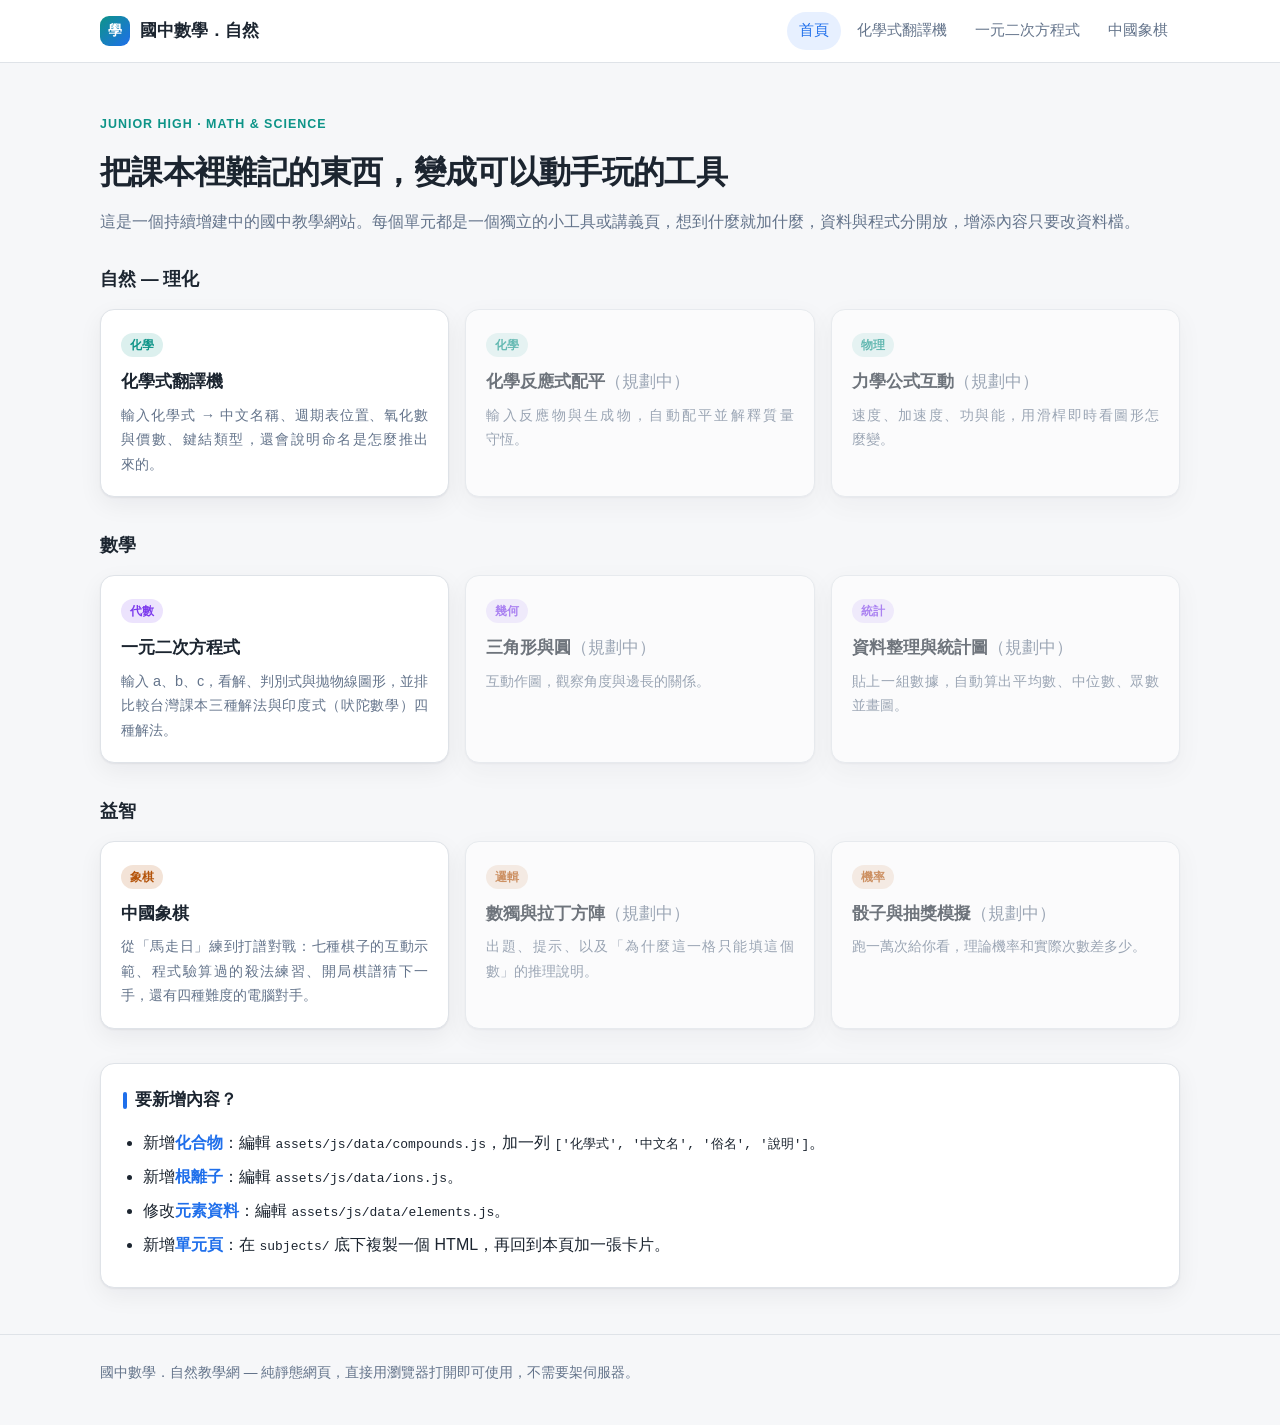
<file: index.html>
<!doctype html>
<html lang="zh-Hant">
<head>
<meta charset="utf-8">
<meta name="viewport" content="width=device-width, initial-scale=1">
<title>國中數學．自然教學網</title>
<link rel="stylesheet" href="assets/css/app.css?v=20260917">
</head>
<body>

<header class="site-header">
  <div class="wrap">
    <a class="brand" href="index.html"><span class="logo">學</span>國中數學．自然</a>
    <nav class="nav">
      <a href="index.html" class="active">首頁</a>
      <a href="subjects/chemistry/formula.html">化學式翻譯機</a>
      <a href="subjects/math/quadratic.html">一元二次方程式</a>
      <a href="subjects/games/xiangqi.html">中國象棋</a>
    </nav>
  </div>
</header>

<main class="wrap">

  <section class="hero">
    <div class="eyebrow">JUNIOR HIGH · MATH &amp; SCIENCE</div>
    <h1>把課本裡難記的東西，變成可以動手玩的工具</h1>
    <p>這是一個持續增建中的國中教學網站。每個單元都是一個獨立的小工具或講義頁，想到什麼就加什麼，資料與程式分開放，增添內容只要改資料檔。</p>
  </section>

  <section>
    <h2 style="font-size:1.1rem;margin:0 0 14px">自然 — 理化</h2>
    <div class="grid grid-3">

      <a class="unit" href="subjects/chemistry/formula.html">
        <span class="tag tag-sci">化學</span>
        <h3>化學式翻譯機</h3>
        <p>輸入化學式 → 中文名稱、週期表位置、氧化數與價數、鍵結類型，還會說明命名是怎麼推出來的。</p>
      </a>

      <div class="unit soon">
        <span class="tag tag-sci">化學</span>
        <h3>化學反應式配平<span style="color:var(--muted);font-weight:400">（規劃中）</span></h3>
        <p>輸入反應物與生成物，自動配平並解釋質量守恆。</p>
      </div>

      <div class="unit soon">
        <span class="tag tag-sci">物理</span>
        <h3>力學公式互動<span style="color:var(--muted);font-weight:400">（規劃中）</span></h3>
        <p>速度、加速度、功與能，用滑桿即時看圖形怎麼變。</p>
      </div>

    </div>
  </section>

  <section style="margin-top:34px">
    <h2 style="font-size:1.1rem;margin:0 0 14px">數學</h2>
    <div class="grid grid-3">

      <a class="unit" href="subjects/math/quadratic.html">
        <span class="tag tag-math">代數</span>
        <h3>一元二次方程式</h3>
        <p>輸入 a、b、c，看解、判別式與拋物線圖形，並排比較台灣課本三種解法與印度式（吠陀數學）四種解法。</p>
      </a>

      <div class="unit soon">
        <span class="tag tag-math">幾何</span>
        <h3>三角形與圓<span style="color:var(--muted);font-weight:400">（規劃中）</span></h3>
        <p>互動作圖，觀察角度與邊長的關係。</p>
      </div>

      <div class="unit soon">
        <span class="tag tag-math">統計</span>
        <h3>資料整理與統計圖<span style="color:var(--muted);font-weight:400">（規劃中）</span></h3>
        <p>貼上一組數據，自動算出平均數、中位數、眾數並畫圖。</p>
      </div>

    </div>
  </section>

  <section style="margin-top:34px">
    <h2 style="font-size:1.1rem;margin:0 0 14px">益智</h2>
    <div class="grid grid-3">

      <a class="unit" href="subjects/games/xiangqi.html">
        <span class="tag tag-game">象棋</span>
        <h3>中國象棋</h3>
        <p>從「馬走日」練到打譜對戰：七種棋子的互動示範、程式驗算過的殺法練習、開局棋譜猜下一手，還有四種難度的電腦對手。</p>
      </a>

      <div class="unit soon">
        <span class="tag tag-game">邏輯</span>
        <h3>數獨與拉丁方陣<span style="color:var(--muted);font-weight:400">（規劃中）</span></h3>
        <p>出題、提示、以及「為什麼這一格只能填這個數」的推理說明。</p>
      </div>

      <div class="unit soon">
        <span class="tag tag-game">機率</span>
        <h3>骰子與抽獎模擬<span style="color:var(--muted);font-weight:400">（規劃中）</span></h3>
        <p>跑一萬次給你看，理論機率和實際次數差多少。</p>
      </div>

    </div>
  </section>

  <section class="card" style="margin-top:34px">
    <h2>要新增內容？</h2>
    <ul class="explain">
      <li>新增<strong>化合物</strong>：編輯 <code>assets/js/data/compounds.js</code>，加一列 <code>['化學式', '中文名', '俗名', '說明']</code>。</li>
      <li>新增<strong>根離子</strong>：編輯 <code>assets/js/data/ions.js</code>。</li>
      <li>修改<strong>元素資料</strong>：編輯 <code>assets/js/data/elements.js</code>。</li>
      <li>新增<strong>單元頁</strong>：在 <code>subjects/</code> 底下複製一個 HTML，再回到本頁加一張卡片。</li>
    </ul>
  </section>

</main>

<footer class="site-footer">
  <div class="wrap">國中數學．自然教學網 — 純靜態網頁，直接用瀏覽器打開即可使用，不需要架伺服器。</div>
</footer>

</body>
</html>
</file>
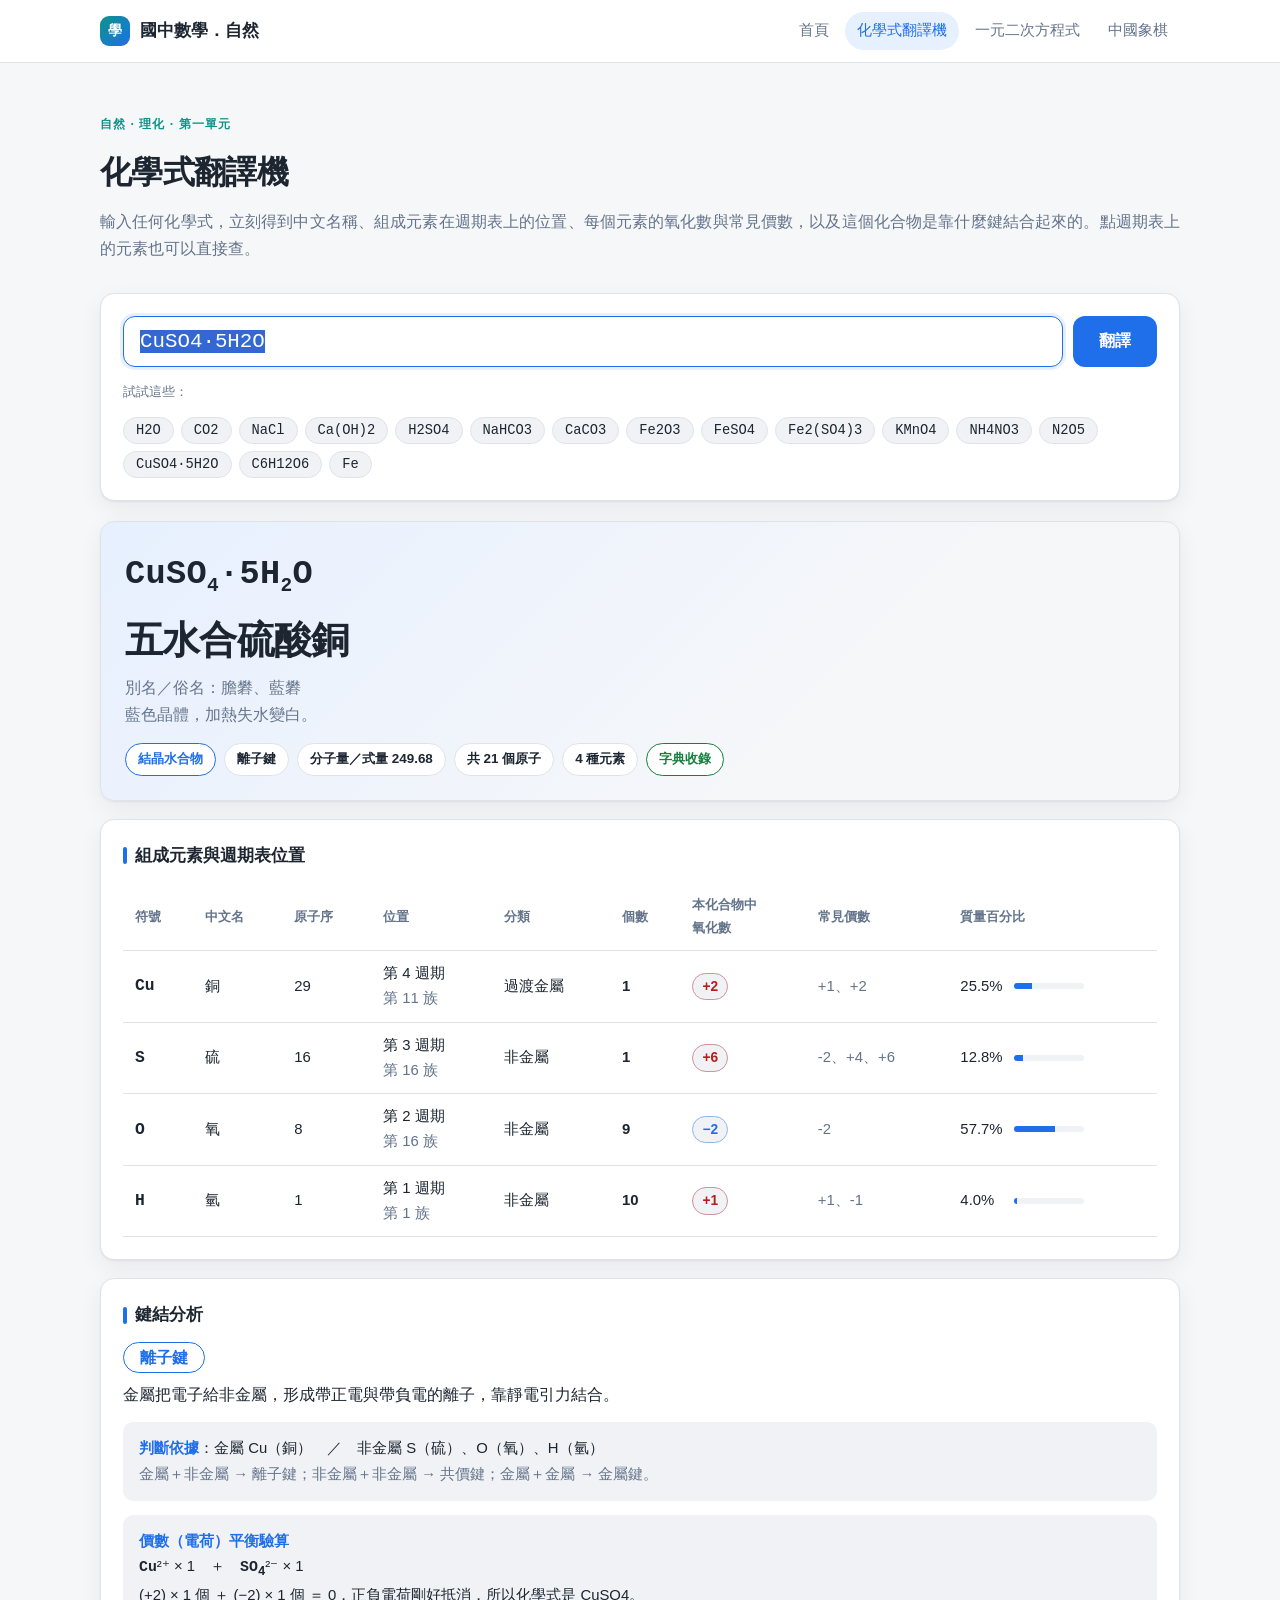
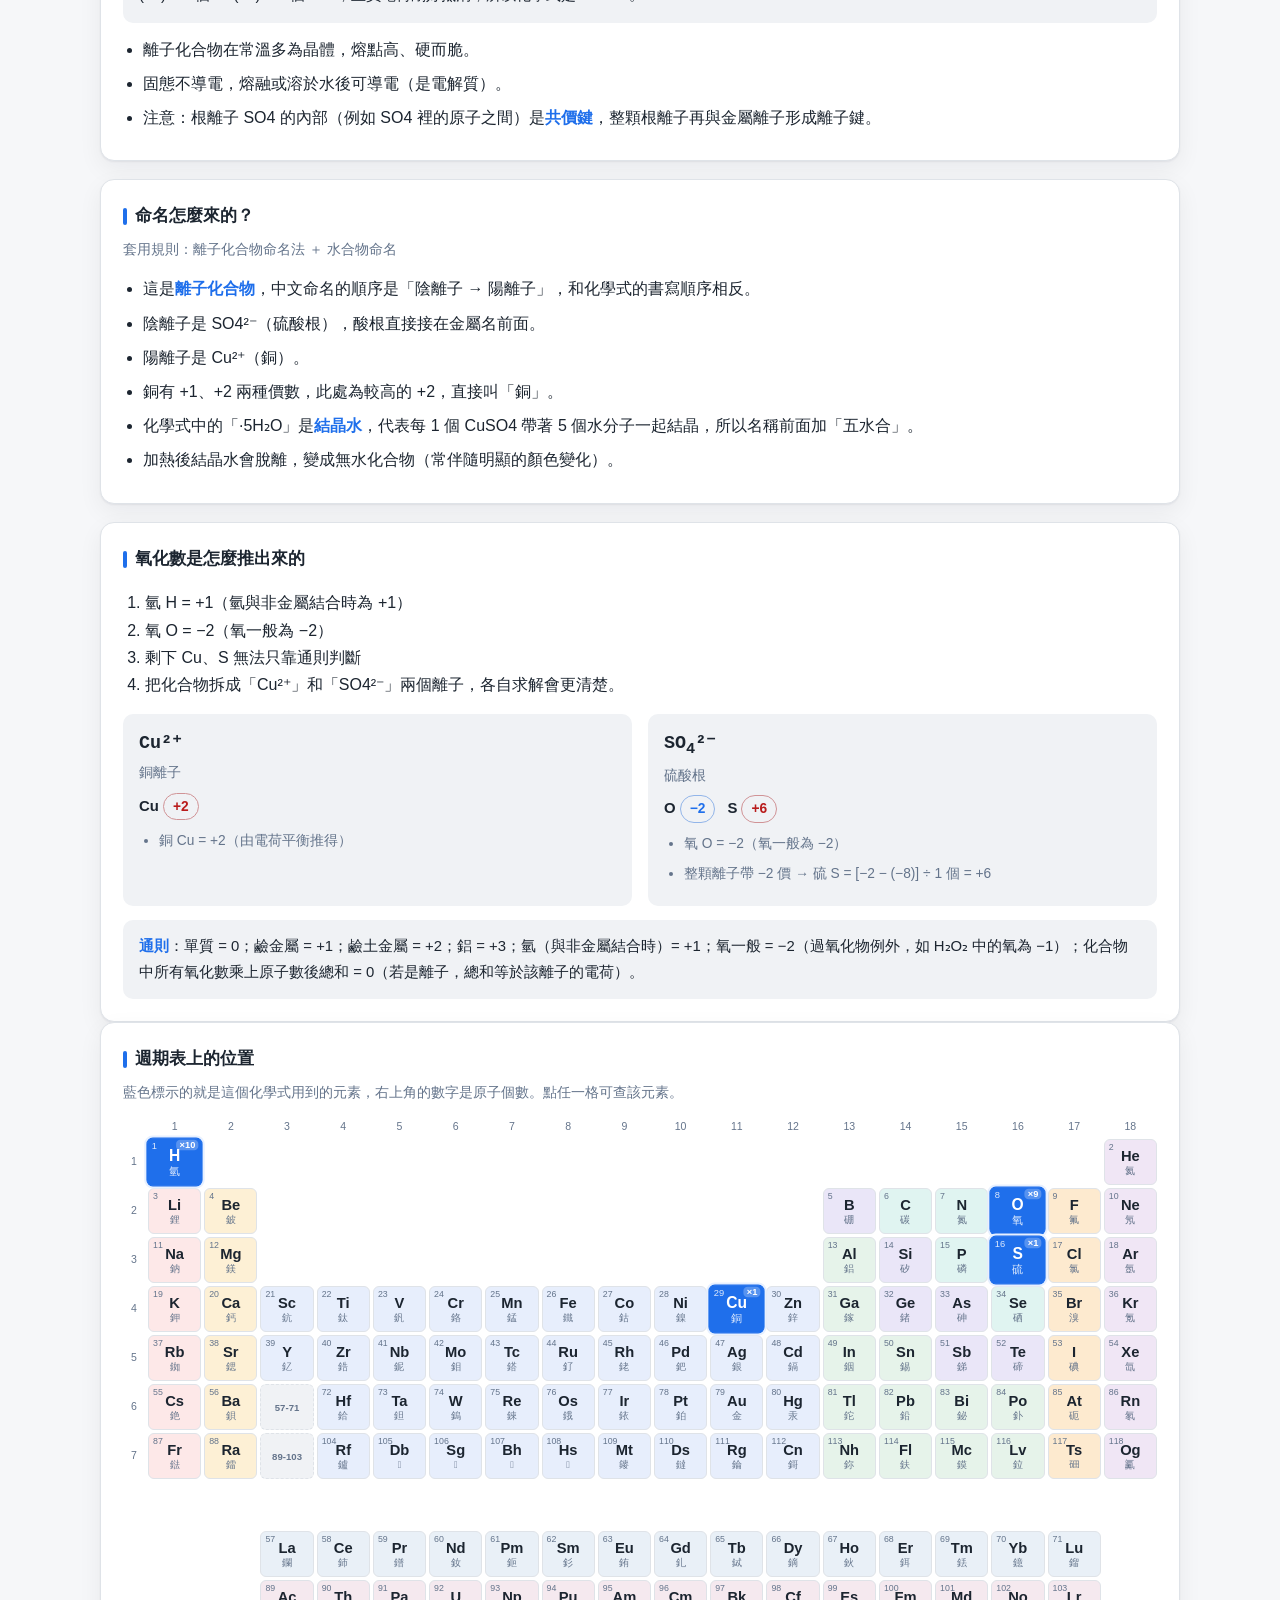
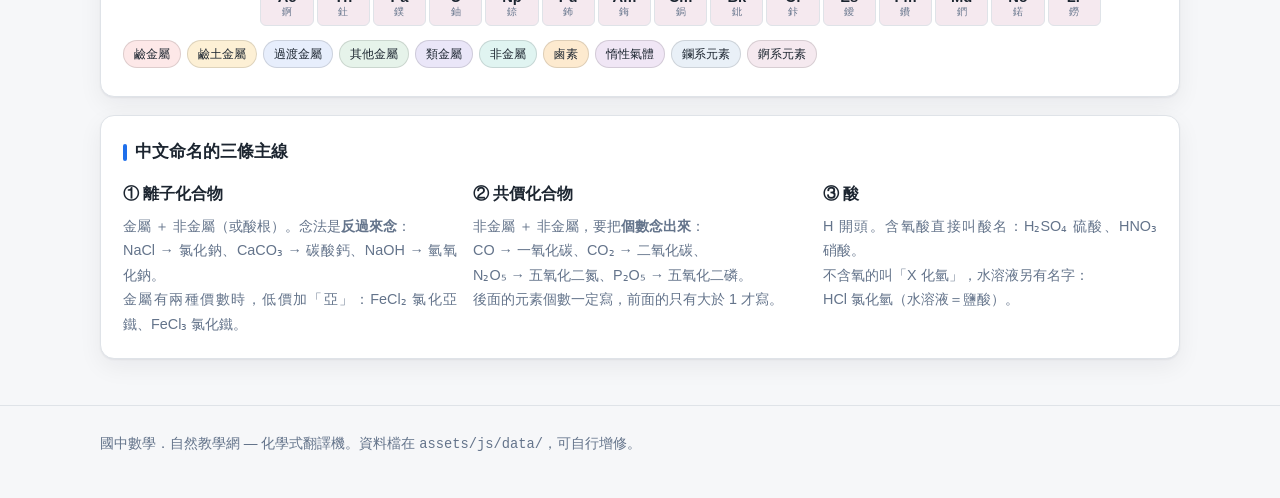
<file: subjects/chemistry/formula.html>
<!doctype html>
<html lang="zh-Hant">
<head>
<meta charset="utf-8">
<meta name="viewport" content="width=device-width, initial-scale=1">
<title>化學式翻譯機 — 國中數學．自然教學網</title>
<link rel="stylesheet" href="../../assets/css/app.css?v=20260917">
</head>
<body>

<header class="site-header">
  <div class="wrap">
    <a class="brand" href="../../index.html"><span class="logo">學</span>國中數學．自然</a>
    <nav class="nav">
      <a href="../../index.html">首頁</a>
      <a href="formula.html" class="active">化學式翻譯機</a>
      <a href="../math/quadratic.html">一元二次方程式</a>
      <a href="../games/xiangqi.html">中國象棋</a>
    </nav>
  </div>
</header>

<main class="wrap">

  <section class="hero">
    <div class="eyebrow">自然 · 理化 · 第一單元</div>
    <h1>化學式翻譯機</h1>
    <p>輸入任何化學式，立刻得到中文名稱、組成元素在週期表上的位置、每個元素的氧化數與常見價數，以及這個化合物是靠什麼鍵結合起來的。點週期表上的元素也可以直接查。</p>
  </section>

  <section class="card">
    <div class="search-row">
      <input id="formula-input" type="text" placeholder="例如：H2SO4、Ca(OH)2、Fe2(SO4)3、CuSO4·5H2O"
             autocomplete="off" spellcheck="false" inputmode="text">
      <button id="search-btn" class="btn">翻譯</button>
    </div>
    <div class="chips-label">試試這些：</div>
    <div class="chips">
      <button class="chip" data-f="H2O">H2O</button>
      <button class="chip" data-f="CO2">CO2</button>
      <button class="chip" data-f="NaCl">NaCl</button>
      <button class="chip" data-f="Ca(OH)2">Ca(OH)2</button>
      <button class="chip" data-f="H2SO4">H2SO4</button>
      <button class="chip" data-f="NaHCO3">NaHCO3</button>
      <button class="chip" data-f="CaCO3">CaCO3</button>
      <button class="chip" data-f="Fe2O3">Fe2O3</button>
      <button class="chip" data-f="FeSO4">FeSO4</button>
      <button class="chip" data-f="Fe2(SO4)3">Fe2(SO4)3</button>
      <button class="chip" data-f="KMnO4">KMnO4</button>
      <button class="chip" data-f="NH4NO3">NH4NO3</button>
      <button class="chip" data-f="N2O5">N2O5</button>
      <button class="chip" data-f="CuSO4·5H2O">CuSO4·5H2O</button>
      <button class="chip" data-f="C6H12O6">C6H12O6</button>
      <button class="chip" data-f="Fe">Fe</button>
    </div>
  </section>

  <div id="result"></div>

  <section class="card">
    <h2>週期表上的位置</h2>
    <div class="card-sub">藍色標示的就是這個化學式用到的元素，右上角的數字是原子個數。點任一格可查該元素。</div>
    <div class="pt-wrap" id="periodic-wrap"></div>
  </section>

  <section class="card">
    <h2>中文命名的三條主線</h2>
    <div class="grid grid-3">
      <div>
        <h3 style="font-size:.98rem;margin:0 0 6px">① 離子化合物</h3>
        <p style="margin:0;color:var(--muted);font-size:.9rem">
          金屬 ＋ 非金屬（或酸根）。念法是<strong>反過來念</strong>：<br>
          NaCl → 氯化鈉、CaCO₃ → 碳酸鈣、NaOH → 氫氧化鈉。<br>
          金屬有兩種價數時，低價加「亞」：FeCl₂ 氯化亞鐵、FeCl₃ 氯化鐵。
        </p>
      </div>
      <div>
        <h3 style="font-size:.98rem;margin:0 0 6px">② 共價化合物</h3>
        <p style="margin:0;color:var(--muted);font-size:.9rem">
          非金屬 ＋ 非金屬，要把<strong>個數念出來</strong>：<br>
          CO → 一氧化碳、CO₂ → 二氧化碳、<br>
          N₂O₅ → 五氧化二氮、P₂O₅ → 五氧化二磷。<br>
          後面的元素個數一定寫，前面的只有大於 1 才寫。
        </p>
      </div>
      <div>
        <h3 style="font-size:.98rem;margin:0 0 6px">③ 酸</h3>
        <p style="margin:0;color:var(--muted);font-size:.9rem">
          H 開頭。含氧酸直接叫酸名：H₂SO₄ 硫酸、HNO₃ 硝酸。<br>
          不含氧的叫「X 化氫」，水溶液另有名字：<br>
          HCl 氯化氫（水溶液＝鹽酸）。
        </p>
      </div>
    </div>
  </section>

</main>

<footer class="site-footer">
  <div class="wrap">國中數學．自然教學網 — 化學式翻譯機。資料檔在 <code>assets/js/data/</code>，可自行增修。</div>
</footer>

<script src="../../assets/js/data/elements.js?v=20260917"></script>
<script src="../../assets/js/data/ions.js?v=20260917"></script>
<script src="../../assets/js/data/compounds.js?v=20260917"></script>
<script src="../../assets/js/chem/parser.js?v=20260917"></script>
<script src="../../assets/js/chem/namer.js?v=20260917"></script>
<script src="../../assets/js/ui/periodic.js?v=20260917"></script>
<script src="../../assets/js/pages/formula.js?v=20260917"></script>
</body>
</html>
</file>
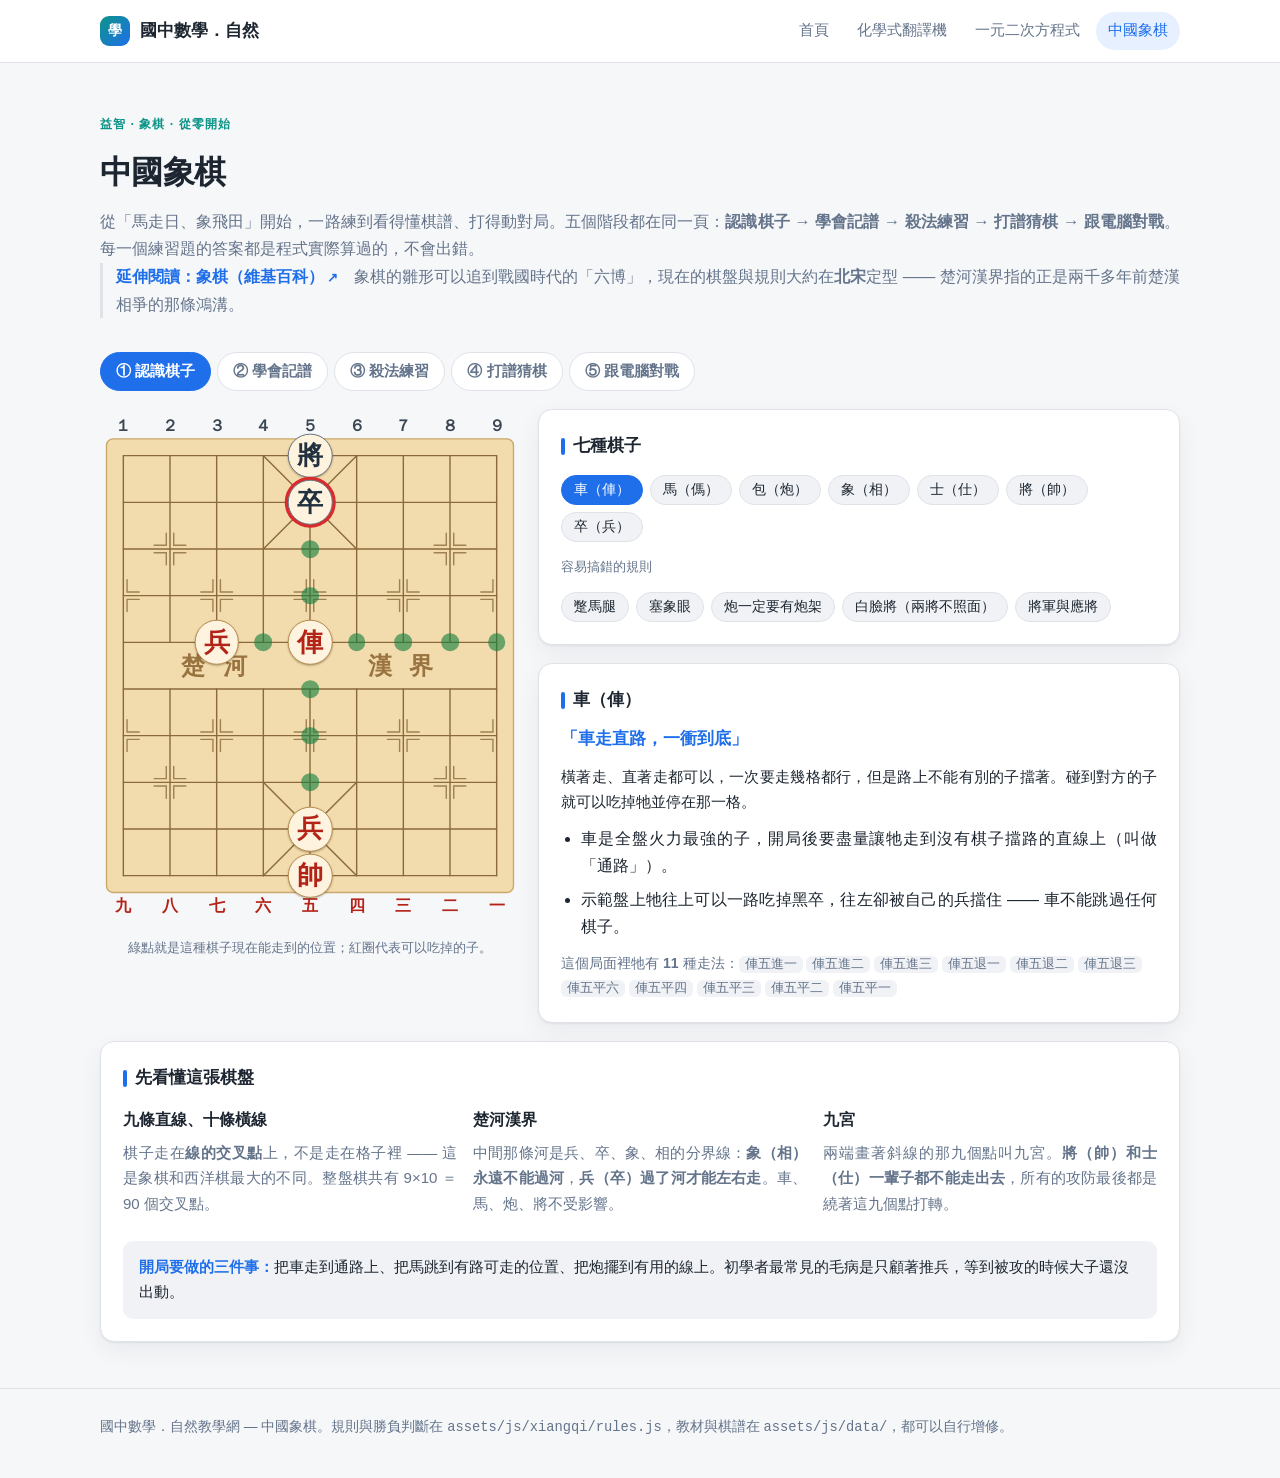
<file: subjects/games/xiangqi.html>
<!doctype html>
<html lang="zh-Hant">
<head>
<meta charset="utf-8">
<meta name="viewport" content="width=device-width, initial-scale=1">
<title>中國象棋 — 國中數學．自然教學網</title>
<link rel="stylesheet" href="../../assets/css/app.css?v=20260917">
</head>
<body>

<header class="site-header">
  <div class="wrap">
    <a class="brand" href="../../index.html"><span class="logo">學</span>國中數學．自然</a>
    <nav class="nav">
      <a href="../../index.html">首頁</a>
      <a href="../chemistry/formula.html">化學式翻譯機</a>
      <a href="../math/quadratic.html">一元二次方程式</a>
      <a href="xiangqi.html" class="active">中國象棋</a>
    </nav>
  </div>
</header>

<main class="wrap">

  <section class="hero">
    <div class="eyebrow">益智 · 象棋 · 從零開始</div>
    <h1>中國象棋</h1>
    <p>從「馬走日、象飛田」開始，一路練到看得懂棋譜、打得動對局。五個階段都在同一頁：<strong>認識棋子 → 學會記譜 → 殺法練習 → 打譜猜棋 → 跟電腦對戰</strong>。每一個練習題的答案都是程式實際算過的，不會出錯。</p>
    <p class="hero-link"><a href="https://zh.wikipedia.org/zh-tw/%E8%B1%A1%E6%A3%8B" target="_blank" rel="noopener noreferrer">延伸閱讀：象棋（維基百科）<span class="ext">↗</span></a>　象棋的雛形可以追到戰國時代的「六博」，現在的棋盤與規則大約在<strong>北宋</strong>定型 —— 楚河漢界指的正是兩千多年前楚漢相爭的那條鴻溝。</p>
  </section>

  <nav class="tabs" id="tabs">
    <button class="tab is-on" data-tab="learn">① 認識棋子</button>
    <button class="tab" data-tab="notation">② 學會記譜</button>
    <button class="tab" data-tab="drill">③ 殺法練習</button>
    <button class="tab" data-tab="replay">④ 打譜猜棋</button>
    <button class="tab" data-tab="play">⑤ 跟電腦對戰</button>
  </nav>

  <!-- ① 認識棋子 -->
  <section class="panel is-on" id="panel-learn">
    <div class="xq-split">
      <div>
        <div class="xq-mount" id="learn-board"></div>
        <p class="xq-cap">綠點就是這種棋子現在能走到的位置；紅圈代表可以吃掉的子。</p>
      </div>
      <div>
        <div class="card">
          <h2>七種棋子</h2>
          <div class="chips" id="learn-pieces"></div>
          <div class="chips-label" style="margin-top:14px">容易搞錯的規則</div>
          <div class="chips" id="learn-rules"></div>
        </div>
        <div class="card" id="learn-info"></div>
      </div>
    </div>

    <section class="card" style="margin-top:18px">
      <h2>先看懂這張棋盤</h2>
      <div class="grid grid-3">
        <div>
          <h3 class="xq-h3">九條直線、十條橫線</h3>
          <p class="xq-p">棋子走在<strong>線的交叉點</strong>上，不是走在格子裡 —— 這是象棋和西洋棋最大的不同。整盤棋共有 9×10 ＝ 90 個交叉點。</p>
        </div>
        <div>
          <h3 class="xq-h3">楚河漢界</h3>
          <p class="xq-p">中間那條河是兵、卒、象、相的分界線：<strong>象（相）永遠不能過河</strong>，<strong>兵（卒）過了河才能左右走</strong>。車、馬、炮、將不受影響。</p>
        </div>
        <div>
          <h3 class="xq-h3">九宮</h3>
          <p class="xq-p">兩端畫著斜線的那九個點叫九宮。<strong>將（帥）和士（仕）一輩子都不能走出去</strong>，所有的攻防最後都是繞著這九個點打轉。</p>
        </div>
      </div>
      <div class="callout">
        <span class="k">開局要做的三件事：</span>把車走到通路上、把馬跳到有路可走的位置、把炮擺到有用的線上。初學者最常見的毛病是只顧著推兵，等到被攻的時候大子還沒出動。
      </div>
    </section>
  </section>

  <!-- ② 學會記譜 -->
  <section class="panel" id="panel-notation">
    <div class="xq-split">
      <div>
        <div class="xq-mount" id="nota-board"></div>
        <p class="xq-cap">這是一盤自由擺弄的棋，紅黑都可以走。每走一步，右邊就會寫出牠的記譜。</p>
      </div>
      <div>
        <div class="card">
          <h2>四個字看懂一步棋</h2>
          <div class="xq-formula">
            <span class="f1">炮</span><span class="f2">二</span><span class="f3">平</span><span class="f4">五</span>
          </div>
          <ul class="explain xq-formula-key">
            <li><b class="f1">第一個字</b>　哪一個棋子（炮、馬、車…）。</li>
            <li><b class="f2">第二個字</b>　牠現在在第幾條<strong>直線</strong>上。紅方用<strong>國字一～九</strong>、黑方用<strong>阿拉伯數字１～９</strong>，而且都是<strong>從自己的右邊數過來</strong>，所以兩邊的數字方向剛好相反。</li>
            <li><b class="f3">第三個字</b>　往哪走：<strong>進</strong>（走向對方）、<strong>退</strong>（走回自己）、<strong>平</strong>（左右移動）。</li>
            <li><b class="f4">第四個字</b>　平是<strong>移到第幾條線</strong>；進退則看棋子種類 —— 車炮兵將直線走，寫<strong>走幾步</strong>；馬相士斜著走，寫<strong>走到第幾條線</strong>。</li>
          </ul>
          <div class="callout">
            <span class="k">同一條線上有兩個一樣的子？</span>那就不寫直線編號，改寫「前」「後」，例如 <strong>前馬進七</strong>。棋盤上下方的數字列就是在提醒你這兩套編號。
          </div>
        </div>
        <div class="card">
          <h2>考考你</h2>
          <div class="xq-quiz">
            <div class="xq-quiz-q">請在棋盤上走出：<b id="quiz-target">—</b></div>
            <div class="xq-quiz-msg" id="quiz-msg">按「出題」開始。</div>
            <div class="xq-btns">
              <button class="btn btn-sm" id="quiz-new">出題</button>
              <button class="btn btn-sm btn-ghost" id="quiz-show">告訴我答案</button>
              <button class="btn btn-sm btn-ghost" id="nota-reset">重排棋子</button>
            </div>
          </div>
          <div class="xq-movelist" id="nota-moves"></div>
        </div>
      </div>
    </div>
  </section>

  <!-- ③ 殺法練習 -->
  <section class="panel" id="panel-drill">
    <div class="card">
      <h2>選一題</h2>
      <div class="chips" id="drill-list"></div>
    </div>
    <div class="xq-split" style="margin-top:18px">
      <div>
        <div class="xq-mount" id="drill-board"></div>
        <p class="xq-cap">紅方（下方）是你。點一下棋子再點要去的位置就可以走棋。</p>
      </div>
      <div>
        <div class="card" id="drill-info"></div>
        <div class="card">
          <div class="xq-status" id="drill-status">選一題開始。</div>
          <div class="xq-btns">
            <button class="btn btn-sm btn-ghost" id="drill-retry">重做這一題</button>
            <button class="btn btn-sm btn-ghost" id="drill-idea">看提示</button>
            <button class="btn btn-sm btn-ghost" id="drill-answer">看答案</button>
            <button class="btn btn-sm" id="drill-next">下一題</button>
          </div>
          <div class="xq-note" id="drill-note"></div>
        </div>
      </div>
    </div>
  </section>

  <!-- ④ 打譜猜棋 -->
  <section class="panel" id="panel-replay">
    <div class="card">
      <h2>選一份棋譜</h2>
      <div class="chips" id="replay-list"></div>
      <div class="xq-intro" id="replay-intro"></div>
    </div>
    <div class="xq-split" style="margin-top:18px">
      <div>
        <div class="xq-mount" id="replay-board"></div>
        <div class="xq-btns xq-btns-center">
          <button class="btn btn-sm btn-ghost" id="rp-first">⏮</button>
          <button class="btn btn-sm btn-ghost" id="rp-prev">◀ 上一手</button>
          <button class="btn btn-sm" id="rp-next">下一手 ▶</button>
          <button class="btn btn-sm btn-ghost" id="rp-auto">自動</button>
          <button class="btn btn-sm btn-ghost" id="rp-last">⏭</button>
        </div>
        <label class="xq-check"><input type="checkbox" id="rp-guess"> <b>猜下一手</b>：由你在棋盤上走出棋譜裡的那一步，猜對才前進</label>
        <div class="xq-status" id="rp-status"></div>
      </div>
      <div>
        <div class="card">
          <h2>棋譜</h2>
          <div class="xq-movelist xq-movelist-tall" id="rp-moves"></div>
        </div>
        <div class="card">
          <h2>這一手在做什麼</h2>
          <div class="xq-note" id="rp-note">按「下一手」開始。</div>
          <div class="xq-btns">
            <button class="btn btn-sm btn-ghost" id="rp-takeover">從這裡接手，跟電腦下完</button>
          </div>
        </div>
      </div>
    </div>

    <section class="card" style="margin-top:18px">
      <h2>貼上自己的棋譜</h2>
      <div class="card-sub">從書上或網路上抄來的中文記譜都可以，回合編號、括號註解、全形半形數字都會自動處理。讀不通的話會直接告訴你卡在第幾手。</div>
      <textarea id="rp-import" class="xq-textarea" rows="3" spellcheck="false" placeholder="例：1. 炮二平五 馬８進７ 2. 傌二進三 車９平８ 3. 俥一平二 馬２進３"></textarea>
      <div class="xq-btns">
        <button class="btn btn-sm" id="rp-load">讀取這份棋譜</button>
        <span class="xq-note" id="rp-import-msg"></span>
      </div>
    </section>
  </section>

  <!-- ⑤ 跟電腦對戰 -->
  <section class="panel" id="panel-play">
    <div class="card">
      <div class="xq-opts">
        <label>難度
          <select id="pl-level">
            <option value="1">新手 — 會漏看，適合第一次下</option>
            <option value="2" selected>初級 — 會吃你送上門的子</option>
            <option value="3">中級 — 算得到三、四步</option>
            <option value="4">高手 — 想久一點，會設陷阱</option>
          </select>
        </label>
        <label>我執
          <select id="pl-side">
            <option value="r" selected>紅方（先走）</option>
            <option value="b">黑方（後走）</option>
          </select>
        </label>
        <button class="btn btn-sm" id="pl-new">開新局</button>
      </div>
    </div>
    <div class="xq-split" style="margin-top:18px">
      <div>
        <div class="xq-mount" id="play-board"></div>
        <div class="xq-status" id="pl-status">按「開新局」開始。</div>
        <div class="xq-btns xq-btns-center">
          <button class="btn btn-sm btn-ghost" id="pl-undo">悔棋</button>
          <button class="btn btn-sm btn-ghost" id="pl-hint">提示一步</button>
          <button class="btn btn-sm btn-ghost" id="pl-resign">認輸</button>
        </div>
      </div>
      <div>
        <div class="card">
          <h2>吃掉的子</h2>
          <div class="xq-taken" id="pl-taken"></div>
        </div>
        <div class="card">
          <h2>棋譜</h2>
          <div class="xq-movelist xq-movelist-tall" id="pl-moves"></div>
        </div>
      </div>
    </div>

    <section class="card" style="margin-top:18px">
      <h2>初學者最該記住的幾件事</h2>
      <div class="callout">
        <span class="k">這裡的勝負是怎麼判的：</span>將死、困斃（輪到你走卻一步都走不出來，象棋算輸，和西洋棋的「和局」不同）、
        以及連續六十回合沒有吃子判和。比賽規則裡的<strong>長將判負、長捉判負</strong>這一頁沒有實作，
        所以電腦不會用長將來騙和；真正比賽時這兩條是會判輸的。
      </div>
      <ul class="explain">
        <li><strong>開局先出大子</strong>：車、馬、炮擺好位置，比推兵重要得多。車是最強的子，卻也最常被放在原地一整盤。</li>
        <li><strong>子力價值心裡有數</strong>：車 ≈ 2 個馬或炮，馬炮差不多，士象各值一個兵多一點。用馬換車是賺，用車換馬是虧。</li>
        <li><strong>每走一步前先問「他要吃我什麼」</strong>：初學者輸棋，九成是白白送子，不是被算計。</li>
        <li><strong>士象別亂動</strong>：九宮的防守一旦破了，對方的車炮就長驅直入。所謂「缺士怕雙車、缺象怕炮」。</li>
        <li><strong>殘局把兵推過河</strong>：過河兵能左右走，逼近九宮時威力接近一個車。</li>
      </ul>
    </section>
  </section>

</main>

<footer class="site-footer">
  <div class="wrap">國中數學．自然教學網 — 中國象棋。規則與勝負判斷在 <code>assets/js/xiangqi/rules.js</code>，教材與棋譜在 <code>assets/js/data/</code>，都可以自行增修。</div>
</footer>

<script src="../../assets/js/xiangqi/rules.js?v=20260917"></script>
<script src="../../assets/js/xiangqi/notation.js?v=20260917"></script>
<script src="../../assets/js/xiangqi/ai.js?v=20260917"></script>
<script src="../../assets/js/data/xiangqi-lessons.js?v=20260917"></script>
<script src="../../assets/js/data/xiangqi-games.js?v=20260917"></script>
<script src="../../assets/js/ui/xqboard.js?v=20260917"></script>
<script src="../../assets/js/pages/xiangqi.js?v=20260917"></script>
</body>
</html>
</file>
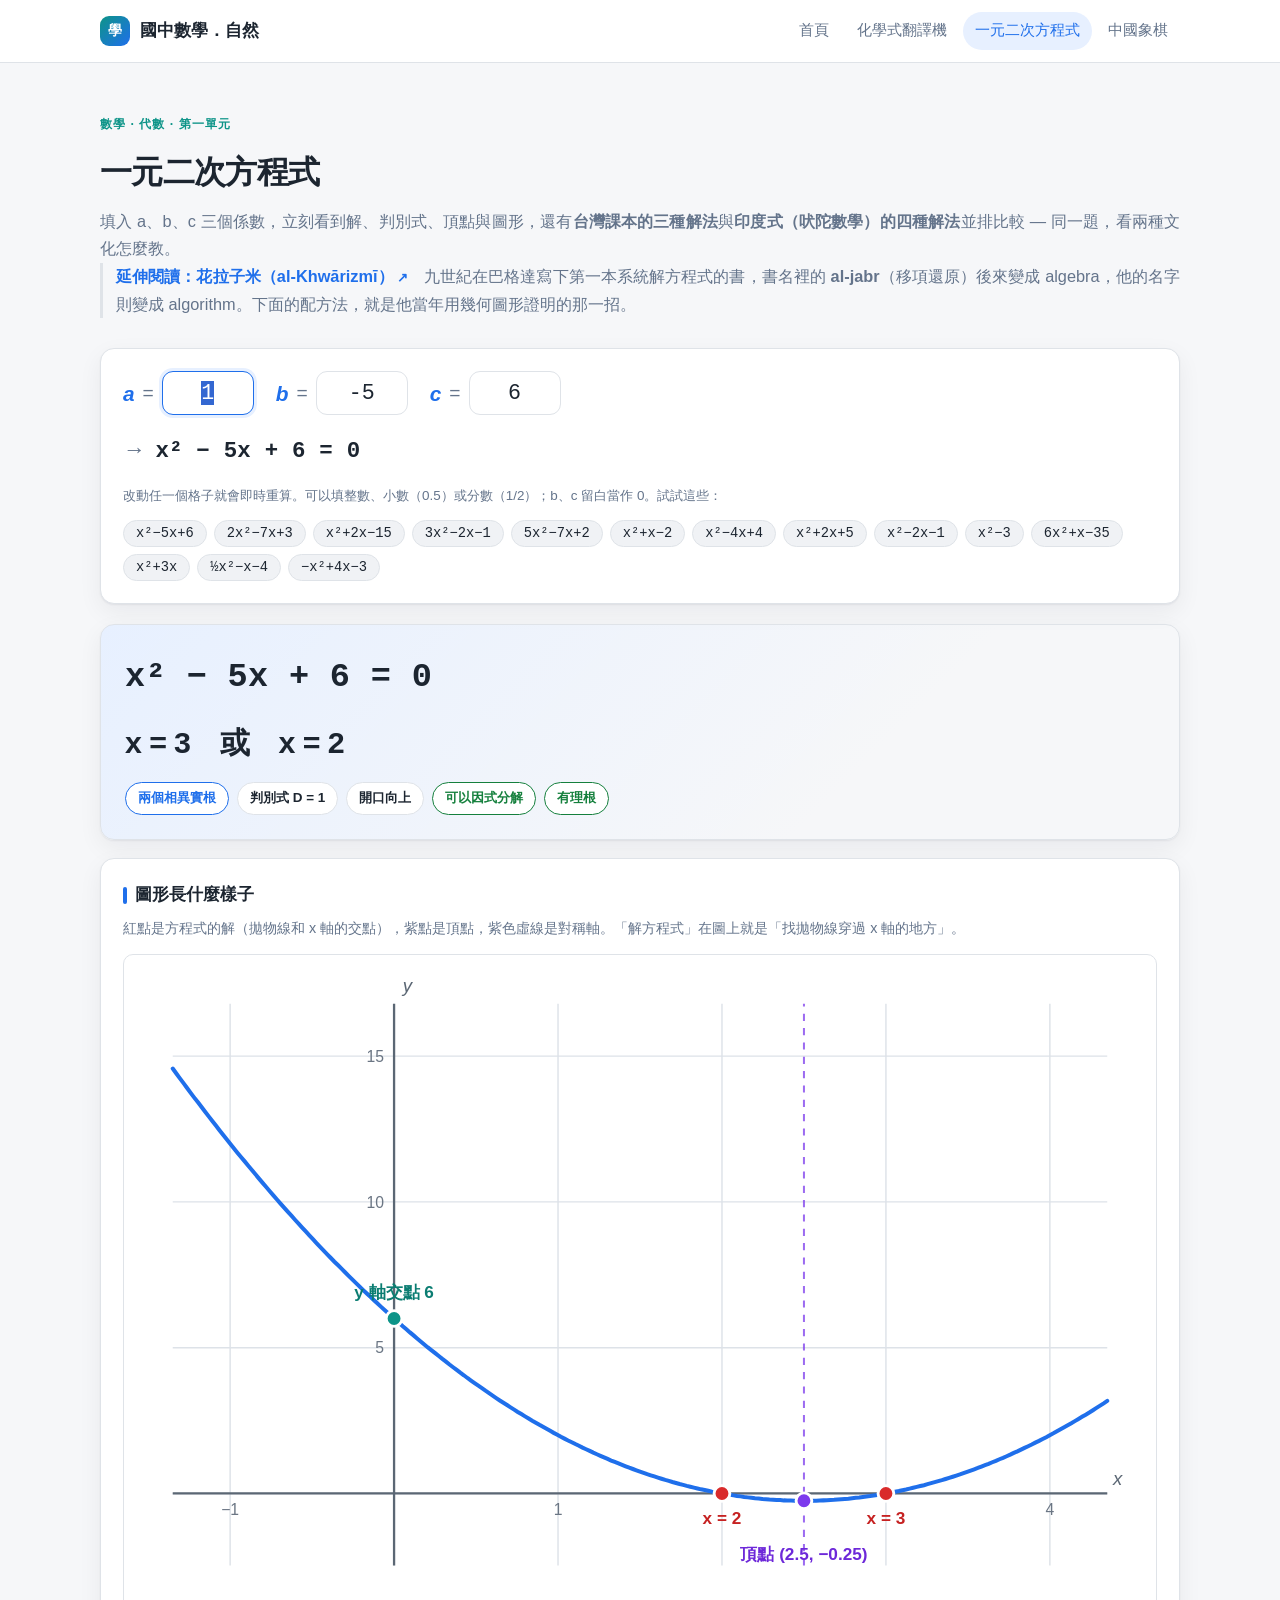
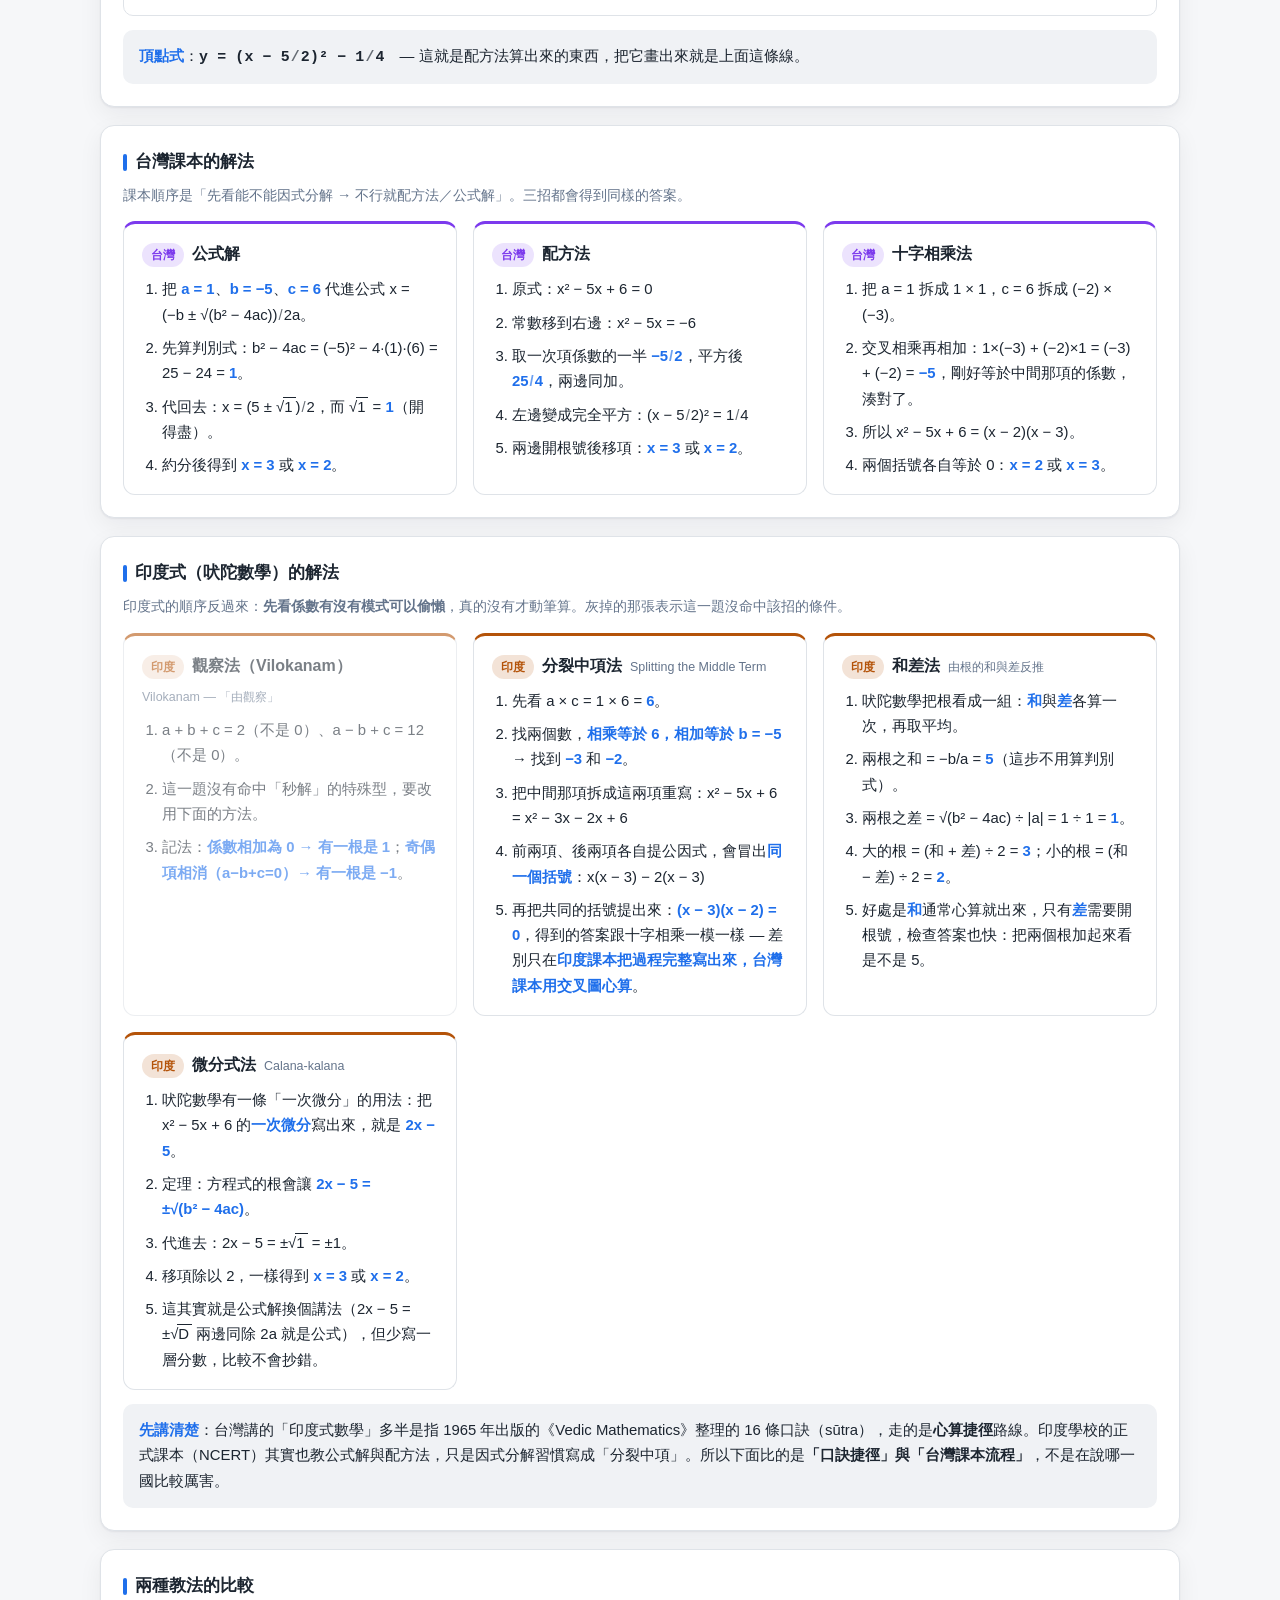
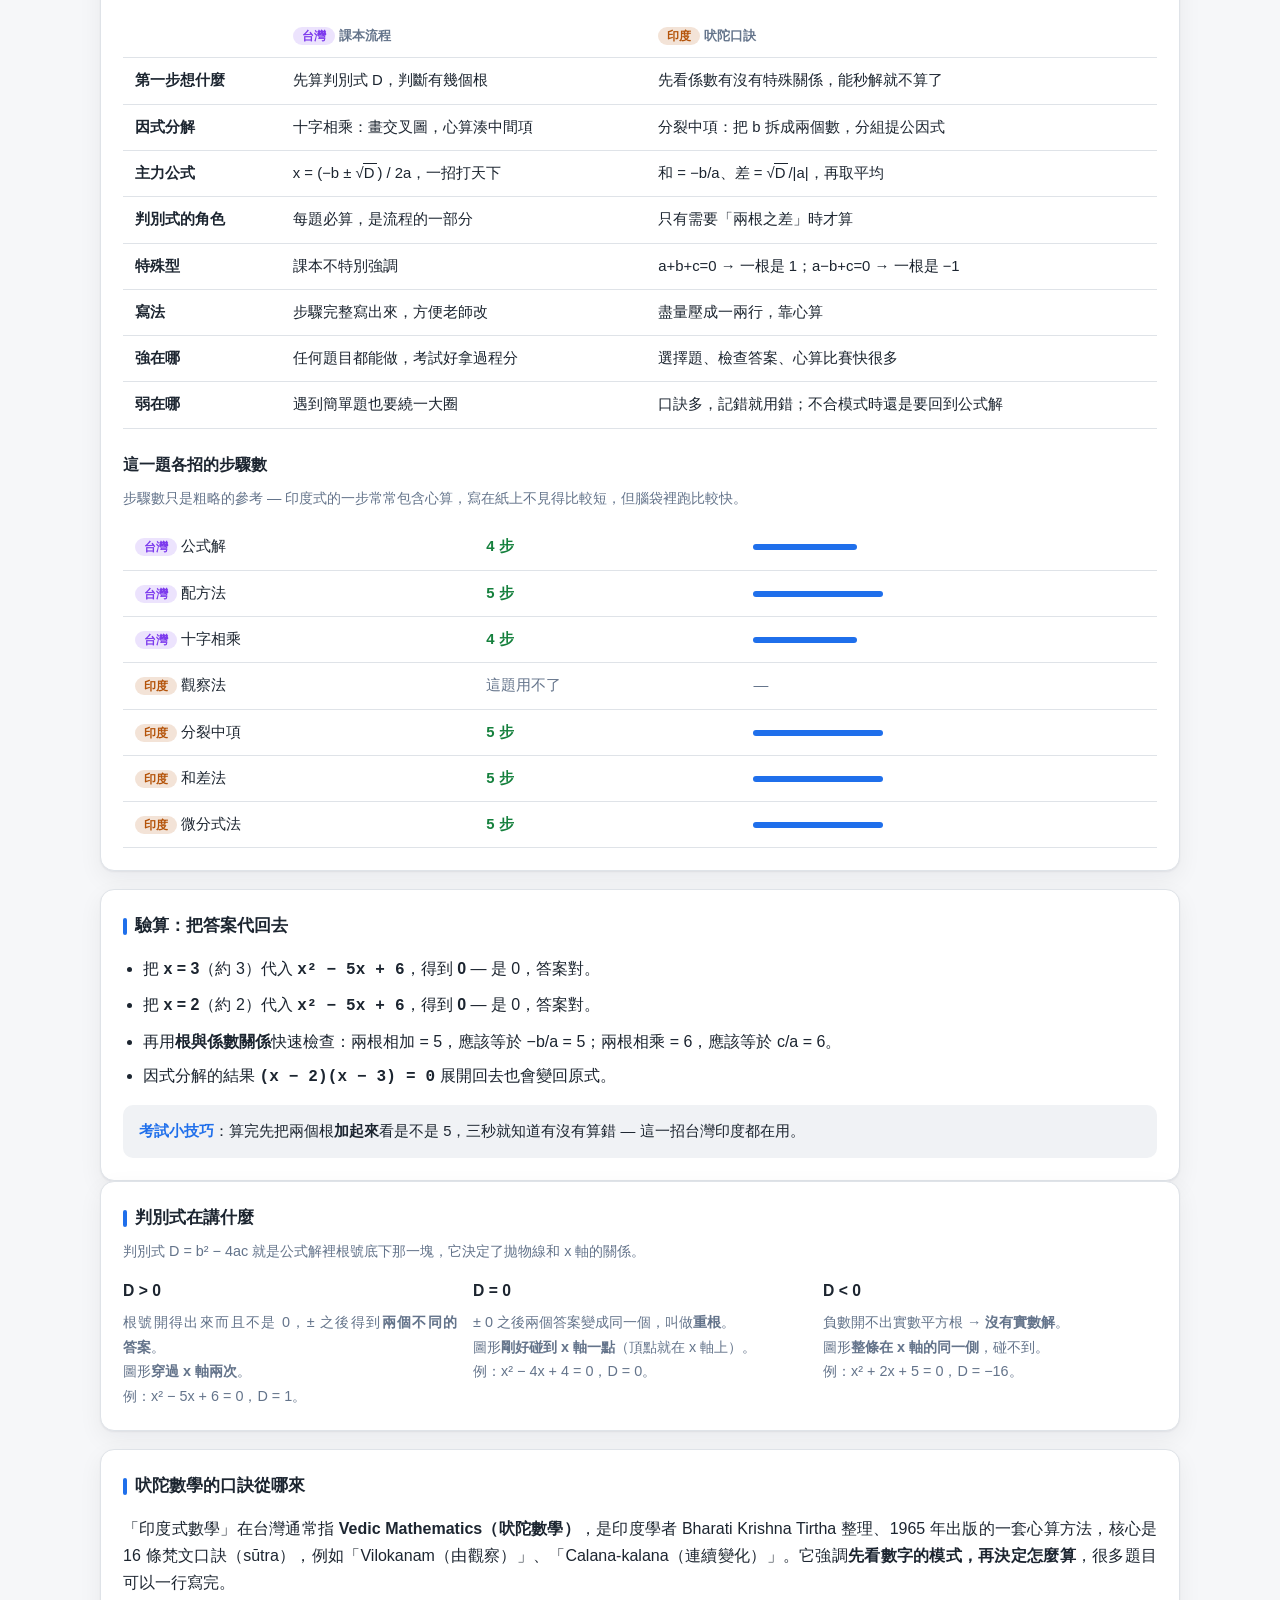
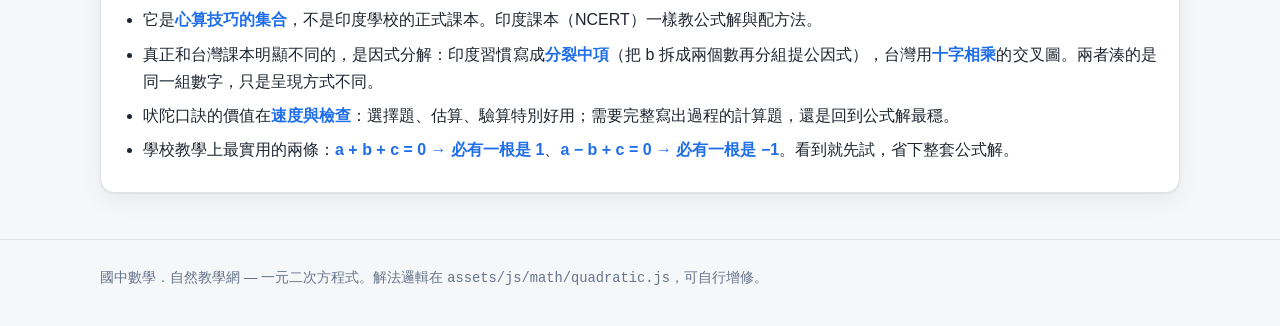
<file: subjects/math/quadratic.html>
<!doctype html>
<html lang="zh-Hant">
<head>
<meta charset="utf-8">
<meta name="viewport" content="width=device-width, initial-scale=1">
<title>一元二次方程式 — 國中數學．自然教學網</title>
<link rel="stylesheet" href="../../assets/css/app.css?v=20260917">
</head>
<body>

<header class="site-header">
  <div class="wrap">
    <a class="brand" href="../../index.html"><span class="logo">學</span>國中數學．自然</a>
    <nav class="nav">
      <a href="../../index.html">首頁</a>
      <a href="../chemistry/formula.html">化學式翻譯機</a>
      <a href="quadratic.html" class="active">一元二次方程式</a>
      <a href="../games/xiangqi.html">中國象棋</a>
    </nav>
  </div>
</header>

<main class="wrap">

  <section class="hero">
    <div class="eyebrow">數學 · 代數 · 第一單元</div>
    <h1>一元二次方程式</h1>
    <p>填入 a、b、c 三個係數，立刻看到解、判別式、頂點與圖形，還有<strong>台灣課本的三種解法</strong>與<strong>印度式（吠陀數學）的四種解法</strong>並排比較 — 同一題，看兩種文化怎麼教。</p>
    <p class="hero-link"><a href="https://zh.wikipedia.org/zh-tw/%E8%8A%B1%E6%8B%89%E5%AD%90%E7%B1%B3" target="_blank" rel="noopener noreferrer">延伸閱讀：花拉子米（al-Khwārizmī）<span class="ext">↗</span></a>　九世紀在巴格達寫下第一本系統解方程式的書，書名裡的 <strong>al-jabr</strong>（移項還原）後來變成 algebra，他的名字則變成 algorithm。下面的配方法，就是他當年用幾何圖形證明的那一招。</p>
  </section>

  <section class="card">
    <div class="coef-row">
      <label class="coef-cell" for="coef-a"><span class="lbl">a</span><span class="eq">=</span><input id="coef-a" type="text" value="1" inputmode="text" autocomplete="off" spellcheck="false"></label>
      <label class="coef-cell" for="coef-b"><span class="lbl">b</span><span class="eq">=</span><input id="coef-b" type="text" value="-5" inputmode="text" autocomplete="off" spellcheck="false"></label>
      <label class="coef-cell" for="coef-c"><span class="lbl">c</span><span class="eq">=</span><input id="coef-c" type="text" value="6" inputmode="text" autocomplete="off" spellcheck="false"></label>
    </div>
    <div class="eq-echo" id="eq-echo"></div>
    <div class="chips-label">改動任一個格子就會即時重算。可以填整數、小數（0.5）或分數（1/2）；b、c 留白當作 0。試試這些：</div>
    <div class="chips">
      <button class="chip" data-a="1"   data-b="-5"  data-c="6">x²−5x+6</button>
      <button class="chip" data-a="2"   data-b="-7"  data-c="3">2x²−7x+3</button>
      <button class="chip" data-a="1"   data-b="2"   data-c="-15">x²+2x−15</button>
      <button class="chip" data-a="3"   data-b="-2"  data-c="-1">3x²−2x−1</button>
      <button class="chip" data-a="5"   data-b="-7"  data-c="2">5x²−7x+2</button>
      <button class="chip" data-a="1"   data-b="1"   data-c="-2">x²+x−2</button>
      <button class="chip" data-a="1"   data-b="-4"  data-c="4">x²−4x+4</button>
      <button class="chip" data-a="1"   data-b="2"   data-c="5">x²+2x+5</button>
      <button class="chip" data-a="1"   data-b="-2"  data-c="-1">x²−2x−1</button>
      <button class="chip" data-a="1"   data-b="0"   data-c="-3">x²−3</button>
      <button class="chip" data-a="6"   data-b="1"   data-c="-35">6x²+x−35</button>
      <button class="chip" data-a="1"   data-b="3"   data-c="0">x²+3x</button>
      <button class="chip" data-a="0.5" data-b="-1"  data-c="-4">½x²−x−4</button>
      <button class="chip" data-a="-1"  data-b="4"   data-c="-3">−x²+4x−3</button>
    </div>
  </section>

  <div id="result"></div>

  <section class="card">
    <h2>判別式在講什麼</h2>
    <div class="card-sub">判別式 D = b² − 4ac 就是公式解裡根號底下那一塊，它決定了拋物線和 x 軸的關係。</div>
    <div class="grid grid-3">
      <div>
        <h3 style="font-size:.98rem;margin:0 0 6px">D &gt; 0</h3>
        <p style="margin:0;color:var(--muted);font-size:.9rem">
          根號開得出來而且不是 0，± 之後得到<strong>兩個不同的答案</strong>。<br>
          圖形<strong>穿過 x 軸兩次</strong>。<br>
          例：x² − 5x + 6 = 0，D = 1。
        </p>
      </div>
      <div>
        <h3 style="font-size:.98rem;margin:0 0 6px">D = 0</h3>
        <p style="margin:0;color:var(--muted);font-size:.9rem">
          ± 0 之後兩個答案變成同一個，叫做<strong>重根</strong>。<br>
          圖形<strong>剛好碰到 x 軸一點</strong>（頂點就在 x 軸上）。<br>
          例：x² − 4x + 4 = 0，D = 0。
        </p>
      </div>
      <div>
        <h3 style="font-size:.98rem;margin:0 0 6px">D &lt; 0</h3>
        <p style="margin:0;color:var(--muted);font-size:.9rem">
          負數開不出實數平方根 → <strong>沒有實數解</strong>。<br>
          圖形<strong>整條在 x 軸的同一側</strong>，碰不到。<br>
          例：x² + 2x + 5 = 0，D = −16。
        </p>
      </div>
    </div>
  </section>

  <section class="card">
    <h2>吠陀數學的口訣從哪來</h2>
    <p style="margin:0 0 10px">「印度式數學」在台灣通常指 <strong>Vedic Mathematics（吠陀數學）</strong>，是印度學者 Bharati Krishna Tirtha 整理、1965 年出版的一套心算方法，核心是 16 條梵文口訣（sūtra），例如「Vilokanam（由觀察）」、「Calana-kalana（連續變化）」。它強調<strong>先看數字的模式，再決定怎麼算</strong>，很多題目可以一行寫完。</p>
    <ul class="explain">
      <li>它是<strong>心算技巧的集合</strong>，不是印度學校的正式課本。印度課本（NCERT）一樣教公式解與配方法。</li>
      <li>真正和台灣課本明顯不同的，是因式分解：印度習慣寫成<strong>分裂中項</strong>（把 b 拆成兩個數再分組提公因式），台灣用<strong>十字相乘</strong>的交叉圖。兩者湊的是同一組數字，只是呈現方式不同。</li>
      <li>吠陀口訣的價值在<strong>速度與檢查</strong>：選擇題、估算、驗算特別好用；需要完整寫出過程的計算題，還是回到公式解最穩。</li>
      <li>學校教學上最實用的兩條：<strong>a + b + c = 0 → 必有一根是 1</strong>、<strong>a − b + c = 0 → 必有一根是 −1</strong>。看到就先試，省下整套公式解。</li>
    </ul>
  </section>

</main>

<footer class="site-footer">
  <div class="wrap">國中數學．自然教學網 — 一元二次方程式。解法邏輯在 <code>assets/js/math/quadratic.js</code>，可自行增修。</div>
</footer>

<script src="../../assets/js/math/num.js?v=20260917"></script>
<script src="../../assets/js/math/quadratic.js?v=20260917"></script>
<script src="../../assets/js/ui/plot.js?v=20260917"></script>
<script src="../../assets/js/pages/quadratic.js?v=20260917"></script>
</body>
</html>
</file>
<file: assets/css/app.css>
/* =============================================================
   國中數學・自然 教學網 — 共用樣式
   ============================================================= */
:root {
  --bg: #f6f7f9;
  --surface: #ffffff;
  --surface-2: #f0f2f5;
  --border: #dfe3e8;
  --text: #1c2530;
  --muted: #64748b;
  --accent: #1f6feb;
  --accent-soft: #e7f0ff;
  --math: #7c3aed;
  --sci: #0d9488;
  --ok: #15803d;
  --warn: #b45309;
  --danger: #b91c1c;
  --radius: 14px;
  --shadow: 0 1px 2px rgba(16, 24, 40, .06), 0 8px 24px rgba(16, 24, 40, .06);
}

@media (prefers-color-scheme: dark) {
  :root {
    --bg: #0f1319;
    --surface: #171c24;
    --surface-2: #1f2630;
    --border: #2b3441;
    --text: #e6edf3;
    --muted: #93a1b1;
    --accent: #58a6ff;
    --accent-soft: #17293f;
    --math: #a78bfa;
    --sci: #2dd4bf;
    --ok: #4ade80;
    --warn: #fbbf24;
    --danger: #f87171;
    --shadow: 0 1px 2px rgba(0,0,0,.4), 0 8px 24px rgba(0,0,0,.35);
  }
}

* { box-sizing: border-box; }

body {
  margin: 0;
  background: var(--bg);
  color: var(--text);
  font-family: "PingFang TC", "Noto Sans TC", "Microsoft JhengHei",
               -apple-system, BlinkMacSystemFont, "Segoe UI", sans-serif;
  line-height: 1.7;
  -webkit-font-smoothing: antialiased;
}

a { color: var(--accent); text-decoration: none; }
a:hover { text-decoration: underline; }

.wrap { max-width: 1120px; margin: 0 auto; padding: 0 20px; }

/* ---------- 頁首 ---------- */
.site-header {
  background: var(--surface);
  border-bottom: 1px solid var(--border);
  position: sticky; top: 0; z-index: 20;
}
.site-header .wrap {
  display: flex; align-items: center; gap: 20px;
  min-height: 62px; flex-wrap: wrap;
}
.brand { display: flex; align-items: center; gap: 10px; font-weight: 700; font-size: 1.05rem; color: var(--text); }
.brand:hover { text-decoration: none; }
.brand .logo {
  width: 30px; height: 30px; border-radius: 9px;
  background: linear-gradient(135deg, var(--sci), var(--accent));
  display: grid; place-items: center; color: #fff; font-size: .85rem; font-weight: 800;
}
.nav { display: flex; gap: 4px; margin-left: auto; flex-wrap: wrap; }
.nav a {
  padding: 6px 12px; border-radius: 999px; color: var(--muted);
  font-size: .92rem; font-weight: 500;
}
.nav a:hover { background: var(--surface-2); text-decoration: none; color: var(--text); }
.nav a.active { background: var(--accent-soft); color: var(--accent); }

/* ---------- 標題區 ---------- */
.hero { padding: 46px 0 30px; }
.hero h1 { font-size: 2rem; margin: 0 0 8px; letter-spacing: -.02em; }
.hero p { margin: 0; color: var(--muted); font-size: 1.02rem; }

/* 標題區底下的延伸閱讀 */
.hero-link {
  margin: 16px 0 0; font-size: .92rem; color: var(--muted);
  padding-left: 13px; border-left: 3px solid var(--border);
}
.hero-link a { font-weight: 700; }
.hero-link .ext { font-size: .82em; margin-left: 3px; }

/* 中文長段落：左右對齊，斷行時避開行首標點，最後一行不要只剩一兩個字。
   （行末是 <br> 的那行不會被拉開，所以有手動換行的區塊也安全） */
.hero p,
.hero-link,
.card > p,
.card-sub,
.grid p,
ul.explain li {
  text-align: justify;
  line-break: strict;
  text-wrap: pretty;
}
.eyebrow {
  display: inline-block; font-size: .78rem; font-weight: 700; letter-spacing: .08em;
  color: var(--sci); margin-bottom: 10px;
}

/* ---------- 卡片 ---------- */
.card {
  background: var(--surface); border: 1px solid var(--border);
  border-radius: var(--radius); padding: 22px; box-shadow: var(--shadow);
}
.card + .card { margin-top: 18px; }
.card > h2 {
  margin: 0 0 14px; font-size: 1.06rem; display: flex; align-items: center; gap: 8px;
}
.card > h2::before {
  content: ''; width: 4px; height: 17px; border-radius: 2px; background: var(--accent);
}
.card-sub { color: var(--muted); font-size: .9rem; margin: -8px 0 14px; }

.grid { display: grid; gap: 16px; }
.grid-2 { grid-template-columns: repeat(auto-fit, minmax(280px, 1fr)); }
.grid-3 { grid-template-columns: repeat(auto-fit, minmax(240px, 1fr)); }

/* ---------- 單元卡（首頁） ---------- */
.unit {
  display: block; background: var(--surface); border: 1px solid var(--border);
  border-radius: var(--radius); padding: 20px; box-shadow: var(--shadow);
  transition: transform .15s ease, border-color .15s ease;
  color: var(--text);
}
.unit:hover { transform: translateY(-2px); border-color: var(--accent); text-decoration: none; }
.unit .tag {
  display: inline-block; font-size: .74rem; font-weight: 700; padding: 2px 9px;
  border-radius: 999px; margin-bottom: 10px;
}
.tag-sci { background: rgba(13,148,136,.14); color: var(--sci); }
.tag-math { background: rgba(124,58,237,.14); color: var(--math); }
.tag-game { background: rgba(180,83,9,.16); color: var(--warn); }
.unit h3 { margin: 0 0 6px; font-size: 1.08rem; }
.unit p { margin: 0; color: var(--muted); font-size: .9rem; }
.unit.soon { opacity: .62; pointer-events: none; }

/* ---------- 輸入區 ---------- */
.search-row { display: flex; gap: 10px; flex-wrap: wrap; }
.search-row input {
  flex: 1 1 260px; font-size: 1.3rem; padding: 13px 16px;
  border: 1.5px solid var(--border); border-radius: 12px;
  background: var(--surface); color: var(--text);
  font-family: "SF Mono", ui-monospace, Menlo, Consolas, monospace;
}
.search-row input:focus { outline: none; border-color: var(--accent); box-shadow: 0 0 0 3px var(--accent-soft); }
.btn {
  padding: 13px 26px; font-size: 1rem; font-weight: 600; border-radius: 12px;
  border: none; background: var(--accent); color: #fff; cursor: pointer;
}
.btn:hover { filter: brightness(1.08); }
.btn-ghost { background: var(--surface-2); color: var(--text); border: 1px solid var(--border); }

.chips { display: flex; flex-wrap: wrap; gap: 7px; margin-top: 13px; }
.chip {
  border: 1px solid var(--border); background: var(--surface-2); color: var(--text);
  padding: 5px 12px; border-radius: 999px; font-size: .86rem; cursor: pointer;
  font-family: "SF Mono", ui-monospace, Menlo, Consolas, monospace;
}
.chip:hover { border-color: var(--accent); color: var(--accent); }
.chips-label { font-size: .84rem; color: var(--muted); margin-top: 14px; }

/* ---------- 結果 ---------- */
#result { margin-top: 20px; }
.result-head {
  background: linear-gradient(135deg, var(--accent-soft), transparent 70%);
  border: 1px solid var(--border); border-radius: var(--radius);
  padding: 24px; box-shadow: var(--shadow); margin-bottom: 18px;
}
.result-formula {
  font-family: "SF Mono", ui-monospace, Menlo, Consolas, monospace;
  font-size: 2.1rem; font-weight: 600; letter-spacing: .01em;
}
.result-formula sub { font-size: .58em; }
.result-name { font-size: 2.4rem; font-weight: 800; margin: 4px 0 2px; letter-spacing: -.02em; }
.result-alias { color: var(--muted); font-size: 1rem; }
.badges { display: flex; flex-wrap: wrap; gap: 8px; margin-top: 14px; }
.badge {
  font-size: .84rem; font-weight: 600; padding: 4px 12px; border-radius: 999px;
  background: var(--surface); border: 1px solid var(--border);
}
.badge-accent { border-color: var(--accent); color: var(--accent); }
.badge-ok { border-color: var(--ok); color: var(--ok); }
.badge-warn { border-color: var(--warn); color: var(--warn); }

.error {
  border-left: 4px solid var(--danger); background: var(--surface);
  border: 1px solid var(--border); border-left: 4px solid var(--danger);
  border-radius: 10px; padding: 16px 18px; color: var(--text);
}
.error strong { color: var(--danger); }

/* ---------- 元素表格 ---------- */
table.data { width: 100%; border-collapse: collapse; font-size: .93rem; }
table.data th, table.data td {
  padding: 10px 12px; text-align: left; border-bottom: 1px solid var(--border);
}
table.data th { color: var(--muted); font-weight: 600; font-size: .84rem; white-space: nowrap; }
table.data td.sym {
  font-family: "SF Mono", ui-monospace, Menlo, Consolas, monospace;
  font-weight: 700; font-size: 1.02rem;
}
.table-scroll { overflow-x: auto; }

.ox-pill {
  display: inline-block; padding: 1px 9px; border-radius: 999px; font-weight: 700;
  font-size: .86rem; background: var(--surface-2); border: 1px solid var(--border);
}
.ox-pos { color: var(--danger); border-color: color-mix(in srgb, var(--danger) 40%, var(--border)); }
.ox-neg { color: var(--accent); border-color: color-mix(in srgb, var(--accent) 40%, var(--border)); }
.ox-zero { color: var(--muted); }

.bar { height: 6px; border-radius: 3px; background: var(--surface-2); overflow: hidden; min-width: 70px; }
.bar > i { display: block; height: 100%; background: var(--accent); }

/* ---------- 說明列表 ---------- */
ul.explain { margin: 0; padding-left: 20px; }
ul.explain li { margin-bottom: 7px; }
ul.explain strong { color: var(--accent); }

.callout {
  background: var(--surface-2); border-radius: 10px; padding: 14px 16px;
  margin-top: 14px; font-size: .93rem;
}
.callout .k { font-weight: 700; color: var(--accent); }

.formula-inline {
  font-family: "SF Mono", ui-monospace, Menlo, Consolas, monospace; font-weight: 600;
}

/* ---------- 週期表 ---------- */
.pt-wrap { overflow-x: auto; padding-bottom: 6px; }
.pt-grid {
  display: grid;
  grid-template-columns: 22px repeat(18, minmax(46px, 1fr));
  grid-template-rows: 18px repeat(10, minmax(46px, auto));
  gap: 3px; min-width: 900px;
}
.pt-axis { font-size: .66rem; color: var(--muted); display: grid; place-items: center; }
.pt-cell {
  position: relative; border: 1px solid var(--border); border-radius: 6px;
  background: var(--surface); padding: 3px 2px; cursor: pointer;
  display: flex; flex-direction: column; align-items: center; justify-content: center;
  font-family: inherit; color: var(--text); line-height: 1.15; overflow: hidden;
}
.pt-cell:hover { border-color: var(--accent); z-index: 2; }
.pt-z { position: absolute; top: 2px; left: 4px; font-size: .55rem; color: var(--muted); }
.pt-sym { font-size: .92rem; font-weight: 700; }
.pt-zh { font-size: .62rem; color: var(--muted); }
.pt-cell.is-on {
  background: var(--accent); border-color: var(--accent); color: #fff;
  box-shadow: 0 0 0 2px var(--accent-soft); transform: scale(1.06); z-index: 3;
}
.pt-cell.is-on .pt-z, .pt-cell.is-on .pt-zh { color: rgba(255,255,255,.85); }
.pt-badge {
  position: absolute; top: 1px; right: 3px; font-size: .55rem; font-weight: 700;
  background: rgba(255,255,255,.25); border-radius: 4px; padding: 0 3px;
}
.pt-placeholder { background: var(--surface-2); cursor: default; border-style: dashed; }
.pt-placeholder .pt-sym { font-size: .6rem; color: var(--muted); }

.pt-legend { display: flex; flex-wrap: wrap; gap: 6px; margin-top: 14px; }
.pt-legend-item {
  font-size: .74rem; padding: 3px 10px; border-radius: 999px;
  border: 1px solid rgba(0,0,0,.12); color: #1c2530; font-weight: 500;
}

/* 分類配色（淺色底、深色字，暗色模式自動反轉亮度） */
.cat-alkali     { background: #fde8e8; }
.cat-alkaline   { background: #fdf0d5; }
.cat-transition { background: #e7eefc; }
.cat-post       { background: #e6f3ea; }
.cat-metalloid  { background: #eae6f8; }
.cat-nonmetal   { background: #e0f4f1; }
.cat-halogen    { background: #fdeacf; }
.cat-noble      { background: #f0e6f5; }
.cat-lanthanide { background: #e9f0f7; }
.cat-actinide   { background: #f5e9ef; }
.pt-cell[class*="cat-"] { color: #1c2530; }
@media (prefers-color-scheme: dark) {
  .pt-cell[class*="cat-"] { color: #0f1319; }
  .pt-cell[class*="cat-"] .pt-z, .pt-cell[class*="cat-"] .pt-zh { color: #46525f; }
}
.pt-cell.is-on, .pt-cell.is-on .pt-sym { color: #fff !important; }

/* ---------- 頁尾 ---------- */
.site-footer {
  margin-top: 46px; padding: 26px 0 40px; border-top: 1px solid var(--border);
  color: var(--muted); font-size: .86rem;
}

@media (max-width: 640px) {
  .hero h1 { font-size: 1.55rem; }
  .result-name { font-size: 1.8rem; }
  .result-formula { font-size: 1.6rem; }
  .card { padding: 17px; }
}

/* =============================================================
   數學單元共用
   ============================================================= */

/* ---------- 分數與根號的排版 ---------- */
/* 分數一律橫式（3/4），行高才不會忽高忽低，整段式子也能維持在同一行 */
.frac { white-space: nowrap; }
.frac .sl { padding: 0 1px; opacity: .65; }

.sqrt { white-space: nowrap; }
.sqrt > .rad { border-top: 1.4px solid currentColor; padding: 1px 3px 0 1px; margin-left: -1px; }

.math {
  font-family: "SF Mono", ui-monospace, Menlo, Consolas, monospace;
  font-weight: 600; letter-spacing: .01em;
}
.math-big { font-size: 1.5rem; }

/* ---------- 係數輸入 ---------- */
/* 標籤放在格子左邊（a = □），整列維持在同一行 */
.coef-row {
  display: flex; align-items: center; gap: 22px; flex-wrap: wrap;
  font-size: 1.45rem; font-weight: 600;
}
.coef-row input {
  width: 92px; font-size: 1.35rem; text-align: center; padding: 9px 6px;
  border: 1.5px solid var(--border); border-radius: 11px;
  background: var(--surface); color: var(--text);
  font-family: "SF Mono", ui-monospace, Menlo, Consolas, monospace;
}
.coef-row input:focus { outline: none; border-color: var(--accent); box-shadow: 0 0 0 3px var(--accent-soft); }
.coef-cell { display: inline-flex; align-items: center; gap: 8px; cursor: text; }
.coef-row .lbl { font-size: 1.3rem; font-weight: 700; font-style: italic; color: var(--accent); }
.coef-row .eq { font-size: 1.2rem; color: var(--muted); font-weight: 400; }

/* 三個係數組出來的式子，即時跟著變 */
.eq-echo { margin-top: 16px; font-size: 1.4rem; font-weight: 700; min-height: 1.4em; }
.eq-echo .arrow { color: var(--muted); font-weight: 400; margin-right: 10px; }

/* ---------- 解法卡片 ---------- */
.method {
  border: 1px solid var(--border); border-radius: 12px; padding: 16px 18px;
  background: var(--surface); height: 100%;
}
.method > h3 {
  margin: 0 0 3px; font-size: 1rem; display: flex; align-items: baseline; gap: 8px; flex-wrap: wrap;
}
.method .romaji { font-size: .78rem; color: var(--muted); font-weight: 500; }
.method ol, .method ul { margin: 10px 0 0; padding-left: 20px; }
/* 這裡刻意不做左右對齊：欄位窄又夾著算式，硬撐會把式子拉出空隙 */
.method li { margin-bottom: 8px; font-size: .93rem; text-align: left; }
.method li:last-child { margin-bottom: 0; }
.method li b { color: var(--accent); }

.method-tw { border-top: 3px solid var(--math); }
.method-in { border-top: 3px solid var(--warn); }
.method.is-off { opacity: .58; }

.flag { font-size: .74rem; font-weight: 700; padding: 2px 9px; border-radius: 999px; }
.flag-tw { background: rgba(124,58,237,.14); color: var(--math); }
.flag-in { background: rgba(180,83,9,.16); color: var(--warn); }

/* ---------- 並排比較 ---------- */
.versus { display: grid; grid-template-columns: 1fr 1fr; gap: 16px; }
.versus > .col-head {
  font-weight: 700; font-size: .95rem; padding-bottom: 8px;
  border-bottom: 2px solid var(--border);
}
@media (max-width: 720px) { .versus { grid-template-columns: 1fr; } }

table.data td.yes { color: var(--ok); font-weight: 700; }
table.data td.no { color: var(--muted); }

/* ---------- 拋物線圖 ---------- */
/* 圖的底色固定白色，不跟著深色模式走 —— 座標圖是要拿來看線條和標籤的，
   深色底下格線與細字會糊掉。因此以下顏色一律寫死，不用主題變數。 */
.plot-wrap { overflow-x: auto; }
svg.plot {
  width: 100%; min-width: 420px; height: auto; display: block;
  background: #ffffff; border: 1px solid #dfe3e8; border-radius: 10px;
}
svg.plot text { font-family: inherit; }
.pl-grid { stroke: #dde2e8; stroke-width: 1; }
.pl-axis { stroke: #5b6774; stroke-width: 1.6; }
.pl-axis-label { fill: #5b6774; font-size: 13px; font-style: italic; }
.pl-tick { fill: #6b7684; font-size: 11px; text-anchor: middle; }
.pl-tick-y { text-anchor: end; }
.pl-sym { stroke: #7c3aed; stroke-width: 1.4; stroke-dasharray: 5 5; opacity: .75; }
.pl-curve { fill: none; stroke: #1f6feb; stroke-width: 2.8; stroke-linecap: round; }
.pl-root { fill: #d92b2b; stroke: #ffffff; stroke-width: 2; }
.pl-vertex { fill: #7c3aed; stroke: #ffffff; stroke-width: 2; }
.pl-yint { fill: #0d9488; stroke: #ffffff; stroke-width: 2; }
.pl-label { font-size: 12px; font-weight: 700; text-anchor: middle; }
.pl-root-t { fill: #c62222; }
.pl-vertex-t { fill: #6d28d9; }
.pl-yint-t { fill: #0b7d72; }

/* ---------- 摘要數字 ---------- */
.stat-row { display: grid; grid-template-columns: repeat(auto-fit, minmax(150px, 1fr)); gap: 12px; }
.stat {
  background: var(--surface-2); border-radius: 11px; padding: 12px 14px;
}
.stat .stat-k { font-size: .78rem; color: var(--muted); font-weight: 600; }
.stat .stat-v { font-size: 1.25rem; font-weight: 700; margin-top: 2px; }

@media (max-width: 640px) {
  .coef-row { font-size: 1.15rem; gap: 14px; }
  .coef-row input { width: 72px; font-size: 1.1rem; }
  .coef-row .lbl { font-size: 1.1rem; }
  .eq-echo { font-size: 1.15rem; }
}

/* =============================================================
   象棋單元
   ============================================================= */

/* ---------- 分頁 ---------- */
.tabs { display: flex; gap: 6px; flex-wrap: wrap; margin: 4px 0 18px; }
.tab {
  padding: 9px 15px; border-radius: 999px; border: 1px solid var(--border);
  background: var(--surface); color: var(--muted); font-weight: 600;
  font-size: .93rem; cursor: pointer; font-family: inherit;
}
.tab:hover { color: var(--text); }
.tab.is-on { background: var(--accent); border-color: var(--accent); color: #fff; }
.panel { display: none; }
.panel.is-on { display: block; }

.xq-split { display: grid; grid-template-columns: minmax(290px, 420px) 1fr; gap: 18px; align-items: start; }
@media (max-width: 860px) { .xq-split { grid-template-columns: 1fr; } }

/* ---------- 棋盤 ----------
   棋盤的顏色一律寫死，不跟著深色模式走：木色底配細線是象棋幾百年的樣子，
   換成深色底之後棋子的紅黑就分不出來了。（跟拋物線圖固定白底是同樣的考量） */
.xq-mount { max-width: 420px; margin: 0 auto; }
.xq-board { position: relative; container-type: inline-size; }
.xq-lines { display: block; width: 100%; height: auto; }
.xq-felt { fill: #f2dcae; stroke: #cba96a; stroke-width: 3; }
.xq-line { stroke: #8a6a3b; stroke-width: 3; fill: none; stroke-linecap: round; }
.xq-star { stroke: #8a6a3b; stroke-width: 3; fill: none; stroke-linecap: round; opacity: .8; }
.xq-river {
  fill: #9a7440; font-size: 52px; font-weight: 600; letter-spacing: 12px;
  text-anchor: middle; font-family: inherit;
}
.xq-file { font-size: 34px; font-weight: 700; text-anchor: middle; font-family: inherit; }
.xq-file-r { fill: #b42318; }
.xq-file-b { fill: #3a4654; }

.xq-layer { position: absolute; inset: 0; }
.xq-piece, .xq-dot, .xq-trace, .xq-mark {
  position: absolute; transform: translate(-50%, -50%); padding: 0;
}
.xq-piece {
  width: 34px; height: 34px; font-size: 1.05rem;             /* 舊瀏覽器的退路 */
  width: 10.6cqw; height: 10.6cqw; font-size: 6.1cqw;
  border-radius: 50%; background: #fdf3de; border: 1.5px solid #b98f52;
  box-shadow: 0 1px 2px rgba(60, 40, 10, .35);
  font-weight: 700; line-height: 1; font-family: inherit;
  display: grid; place-items: center; cursor: default;
}
.xq-red { color: #b42318; }
.xq-black { color: #22303f; border-color: #6b7684; }
.xq-piece.is-sel { box-shadow: 0 0 0 3px #1f6feb, 0 1px 3px rgba(0,0,0,.3); }
.xq-piece.is-target { box-shadow: 0 0 0 3px #d92b2b; cursor: pointer; }
.xq-piece.is-check { box-shadow: 0 0 0 3px #d92b2b, 0 0 14px rgba(217,43,43,.7); }
.xq-dot {
  width: 14px; height: 14px;
  width: 4.2cqw; height: 4.2cqw;
  border: none; border-radius: 50%; background: rgba(21, 128, 61, .62); cursor: pointer;
}
.xq-dot:hover { background: rgba(21, 128, 61, .9); }
.xq-trace {
  width: 34px; height: 34px;
  width: 10.6cqw; height: 10.6cqw;
  border: 2px dashed rgba(31, 111, 235, .75); border-radius: 50%; pointer-events: none;
}
.xq-mark {
  width: 30px; height: 30px;
  width: 9.4cqw; height: 9.4cqw;
  border: 2.5px solid #7c3aed; border-radius: 9px; pointer-events: none;
}

/* ---------- 版面小元件 ---------- */
.btn-sm { padding: 8px 14px; font-size: .9rem; border-radius: 10px; }
.chip.is-on { background: var(--accent); border-color: var(--accent); color: #fff; }
.xq-group { display: block; width: 100%; font-size: .8rem; font-weight: 700; color: var(--muted); margin: 8px 0 0; }
.xq-cap { font-size: .84rem; color: var(--muted); margin: 10px 2px 0; text-align: center; }
.xq-p { margin: 0 0 10px; font-size: .94rem; text-align: justify; line-break: strict; }
.grid .xq-p { color: var(--muted); }
.xq-h3 { font-size: .98rem; margin: 0 0 6px; }
.xq-motto { font-size: 1.05rem; font-weight: 700; color: var(--accent); margin: -4px 0 10px; }
.xq-count { margin-top: 12px; font-size: .88rem; color: var(--muted); }
.xq-count code, .xq-note code, .xq-status code, .xq-quiz-msg code {
  font-family: "SF Mono", ui-monospace, Menlo, Consolas, monospace;
  background: var(--surface-2); padding: 1px 6px; border-radius: 6px; font-size: .92em;
}
.xq-status {
  margin-top: 12px; font-size: .95rem; background: var(--surface-2);
  border-radius: 10px; padding: 10px 14px;
}
.xq-note { font-size: .92rem; margin-top: 10px; }
.xq-err { color: var(--danger); font-size: .9rem; margin-top: 8px; }
.xq-btns { display: flex; gap: 8px; flex-wrap: wrap; margin-top: 12px; }
.xq-btns-center { justify-content: center; }
.xq-muted { color: var(--muted); }
.good { color: var(--ok); font-weight: 700; }
.bad { color: var(--danger); font-weight: 700; }
.xq-badge-row { display: flex; gap: 8px; margin: -6px 0 12px; }
.xq-intro { margin-top: 12px; font-size: .93rem; text-align: justify; }
.xq-empty { color: var(--muted); font-size: .9rem; }

/* 記譜公式 */
.xq-formula { font-size: 2rem; font-weight: 800; text-align: center; letter-spacing: .28em; margin: 2px 0 16px; }
.xq-formula .f1, .xq-formula-key b.f1 { color: var(--accent); }
.xq-formula .f2, .xq-formula-key b.f2 { color: var(--sci); }
.xq-formula .f3, .xq-formula-key b.f3 { color: var(--math); }
.xq-formula .f4, .xq-formula-key b.f4 { color: var(--warn); }
.xq-formula-key li { margin-bottom: 9px; }
.xq-quiz-q { font-size: 1rem; margin-bottom: 6px; }
.xq-quiz-q b { color: var(--accent); font-size: 1.2rem; letter-spacing: .1em; }
.xq-quiz-msg { font-size: .92rem; color: var(--muted); min-height: 1.7em; }

/* 走法清單 */
.xq-movelist { max-height: 230px; overflow: auto; }
.xq-movelist-tall { max-height: 320px; }
table.xq-mv { width: 100%; border-collapse: collapse; font-size: .93rem; }
table.xq-mv th {
  width: 34px; color: var(--muted); font-weight: 600; font-size: .8rem;
  text-align: right; padding: 3px 8px 3px 0;
}
table.xq-mv td { padding: 2px 4px; width: 44%; }
.mv { display: inline-block; padding: 2px 9px; border-radius: 7px; letter-spacing: .04em; }
.mv.is-click { cursor: pointer; }
.mv.is-click:hover { background: var(--surface-2); }
.mv.is-cur { background: var(--accent); color: #fff; }

/* 對戰 */
.xq-opts { display: flex; gap: 18px; flex-wrap: wrap; align-items: center; font-size: .92rem; }
.xq-opts label { display: flex; gap: 8px; align-items: center; color: var(--muted); font-weight: 600; }
.xq-opts select {
  font-family: inherit; font-size: .92rem; padding: 7px 10px; border-radius: 9px;
  border: 1px solid var(--border); background: var(--surface); color: var(--text);
}
.xq-taken { display: flex; flex-wrap: wrap; gap: 5px; }
.xq-chip-piece {
  width: 28px; height: 28px; border-radius: 50%; display: grid; place-items: center;
  background: #fdf3de; border: 1px solid #b98f52; font-weight: 700; font-size: .85rem;
}
.xq-check { display: flex; gap: 8px; align-items: center; justify-content: center;
  font-size: .9rem; color: var(--muted); margin-top: 12px; }
.xq-textarea {
  width: 100%; font-size: .95rem; padding: 11px 13px; border-radius: 11px;
  border: 1.5px solid var(--border); background: var(--surface); color: var(--text);
  font-family: inherit; resize: vertical;
}
.xq-textarea:focus { outline: none; border-color: var(--accent); box-shadow: 0 0 0 3px var(--accent-soft); }

@media (max-width: 640px) {
  .tab { padding: 7px 12px; font-size: .87rem; }
  .xq-formula { font-size: 1.6rem; }
}
</file>
